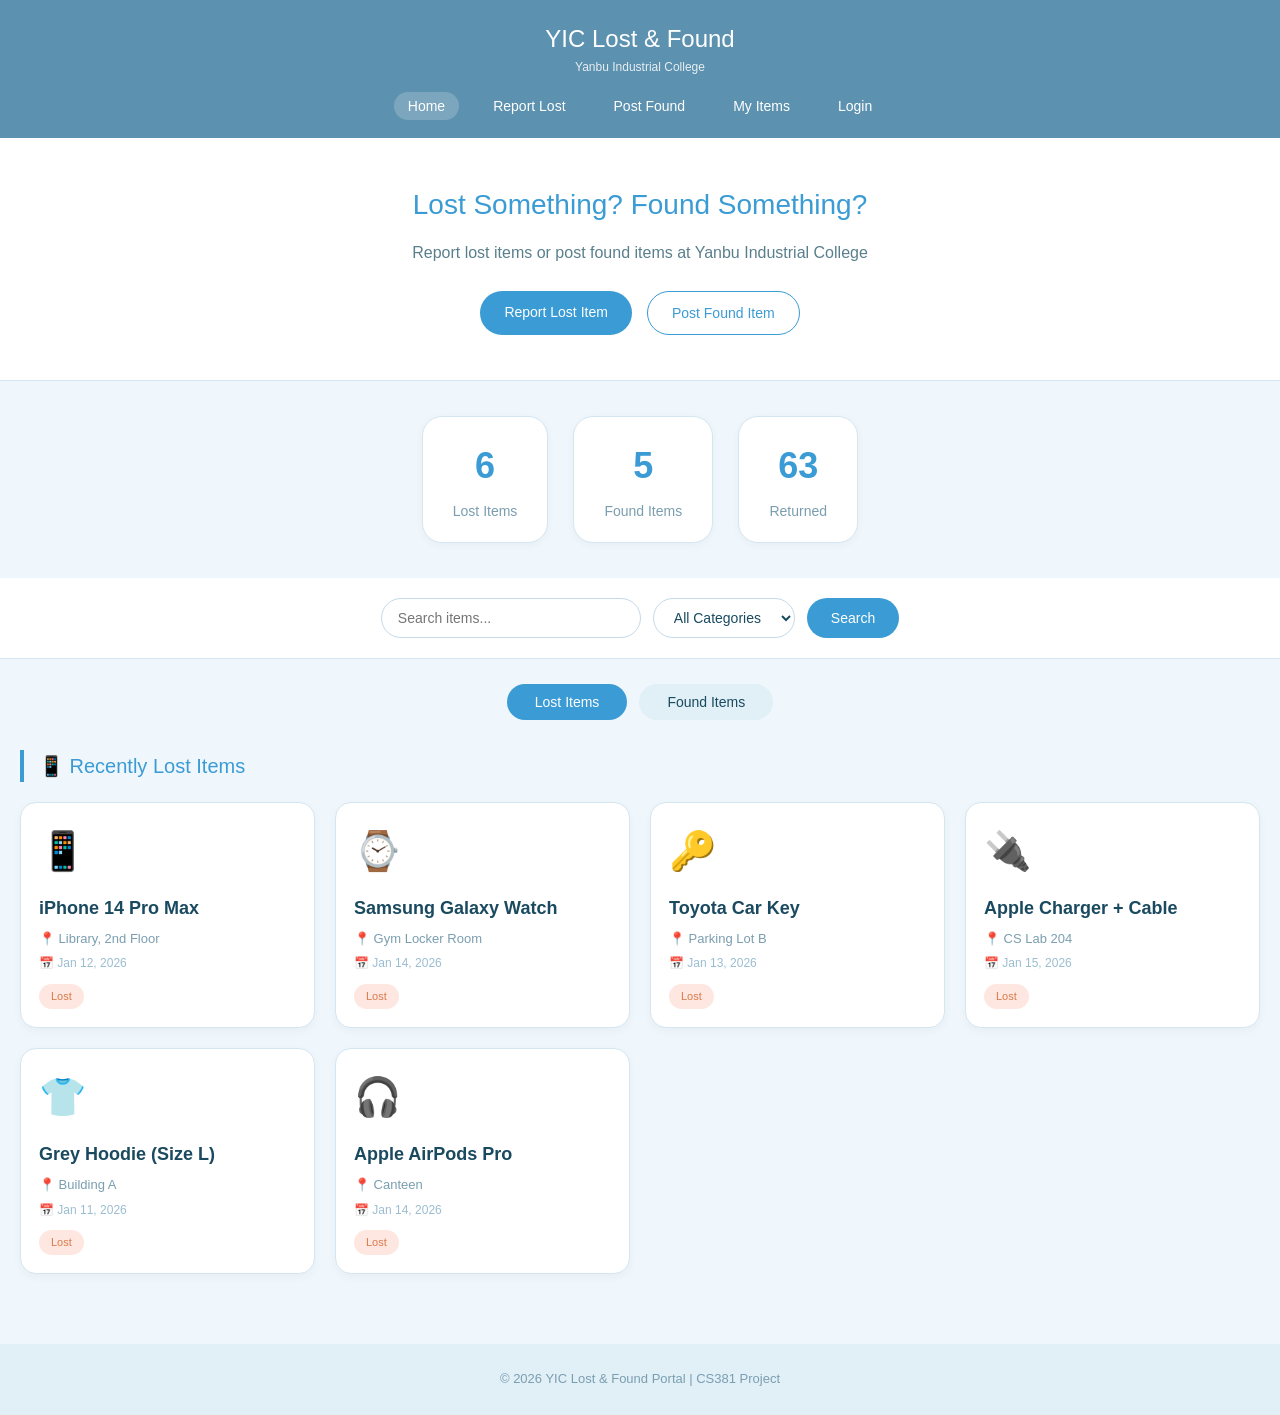
<file: index.html>
<!DOCTYPE html>
<html lang="en">
<head>
    <meta charset="UTF-8">
    <meta name="viewport" content="width=device-width, initial-scale=1.0">
    <title>YIC Lost & Found</title>
    <link rel="stylesheet" href="style.css">
</head>
<body>

    <header>
        <div class="logo" >
            <h1>YIC Lost & Found</h1>
            <p>Yanbu Industrial College</p>
        </div>
        <nav>
            <ul>
                <li><a href="index.html" class="active">Home</a></li>
                <li><a href="report-lost.html">Report Lost</a></li>
                <li><a href="post-found.html">Post Found</a></li>
                <li><a href="dashboard.html">My Items</a></li>
                <li><a href="login.html">Login</a></li>
            </ul>
        </nav>
    </header>

    <section class="hero">
        <h2>Lost Something? Found Something?</h2>
        <p>Report lost items or post found items at Yanbu Industrial College</p>
        <div class="hero-buttons">
            <a href="report-lost.html" class="btn btn-primary">Report Lost Item</a>
            <a href="post-found.html" class="btn btn-secondary">Post Found Item</a>
        </div>
    </section>

    <section class="stats">
        <div class="stat-box">
            <h3>6</h3>
            <p>Lost Items</p>
        </div>
        <div class="stat-box">
            <h3>5</h3>
            <p>Found Items</p>
        </div>
        <div class="stat-box">
            <h3>63</h3>
            <p>Returned</p>
        </div>
    </section>

    <section class="search-section">
        <input type="text" id="searchInput" placeholder="Search items...">
        <select id="categoryFilter">
            <option value="all">All Categories</option>
            <option value="electronics">Electronics</option>
            <option value="bags">Bags</option>
            <option value="keys">Keys & Cards</option>
            <option value="clothing">Clothing</option>
            <option value="accessories">Accessories</option>
        </select>
        <button id="searchBtn">Search</button>
    </section>

    <div class="tabs">
        <button class="tab-btn active" data-tab="lost">Lost Items</button>
        <button class="tab-btn" data-tab="found">Found Items</button>
    </div>

    <!-- Lost Items Panel -->
    <section id="lostPanel" class="panel active-panel">
        <h3>📱 Recently Lost Items</h3>
        <div class="items-grid" id="lostItemsGrid"></div>
    </section>

    <!-- Found Items Panel -->
    <section id="foundPanel" class="panel">
        <h3>🔍 Recently Found Items</h3>
        <div class="items-grid" id="foundItemsGrid"></div>
    </section>

    <footer>
        <p>&copy; 2026 YIC Lost & Found Portal | CS381 Project</p>
    </footer>

    <script src="main.js"></script>
</body>
</html>
</file>
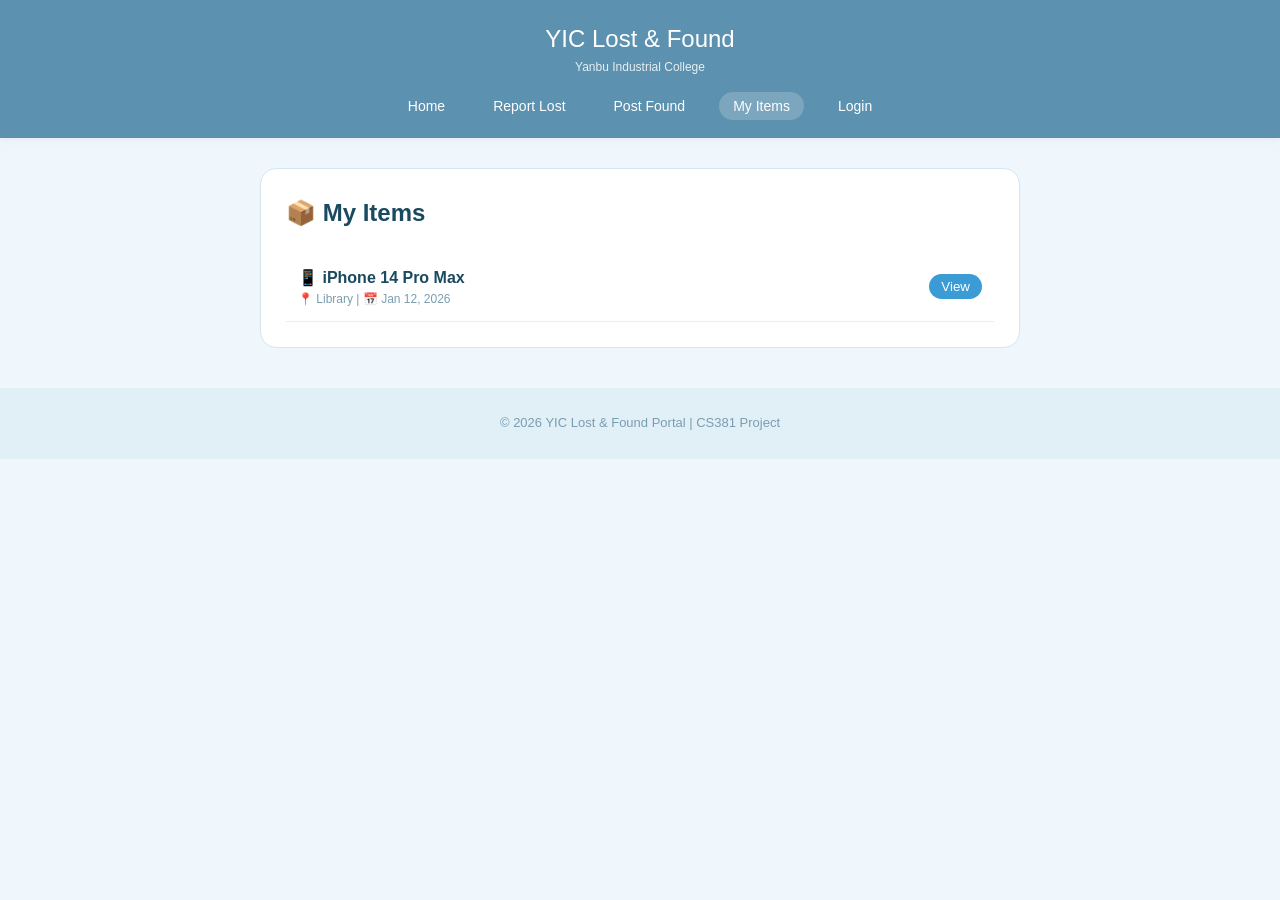
<file: dashboard.html>
<!DOCTYPE html>
<html lang="en">
<head>
<meta charset="UTF-8">
<meta name="viewport" content="width=device-width, initial-scale=1.0">
<title>My Items - YIC Lost & Found</title>
<link rel="stylesheet" href="style.css">
</head>
<body>

<header>
<div class="logo">
<h1>YIC Lost & Found</h1>
<p>Yanbu Industrial College</p>
</div>
<nav>
<ul>
<li><a href="index.html">Home</a></li>
<li><a href="report-lost.html">Report Lost</a></li>
<li><a href="post-found.html">Post Found</a></li>
<li><a href="dashboard.html" class="active">My Items</a></li>
<li><a href="login.html">Login</a></li>
</ul>
</nav>
</header>

<div style="max-width: 800px; margin: 30px auto; padding: 0 20px;">
<div style="background: white; border-radius: 16px; padding: 25px; border: 1px solid #d4e6f1;">
<h2 style="color: #1a4a5f; margin-bottom: 20px;">📦 My Items</h2>
<div id="itemsList"></div>
</div>
</div>

<footer>
<p>&copy; 2026 YIC Lost & Found Portal | CS381 Project</p>
</footer>

<script>
const lostItems = [
{ id: 1, title: "iPhone 14 Pro Max", location: "Library", date: "Jan 12, 2026", icon: "📱", owner: "Nora", type: "lost" },
{ id: 2, title: "Samsung Watch", location: "Gym", date: "Jan 14, 2026", icon: "⌚", owner: "Sara", type: "lost" }
];
const foundItems = [
{ id: 101, title: "iPhone 13", location: "Cafeteria", date: "Jan 14, 2026", icon: "📱", finder: "Reem", type: "found" }
];
const user = JSON.parse(localStorage.getItem('currentUser')) || { name: "Nora" };
const myLost = lostItems.filter(i => i.owner === user.name);
const myFound = foundItems.filter(i => i.finder === user.name);
const all = [...myLost, ...myFound];
const container = document.getElementById('itemsList');
if (all.length === 0) {
container.innerHTML = '<p style="color: #7a9eb0;">No items yet. <a href="report-lost.html">Report lost item</a></p>';
} else {
let html = '';
for (let i = 0; i < all.length; i++) {
const item = all[i];
html += `<div style="display: flex; justify-content: space-between; align-items: center; padding: 12px; border-bottom: 1px solid #e1eff7;">
<div><div style="font-weight: bold;">${item.icon} ${item.title}</div>
<div style="font-size: 12px; color: #7a9eb0;">📍 ${item.location} | 📅 ${item.date}</div></div>
<button onclick="window.location.href='item-detail.html?id=${item.id}&type=${item.type}'" style="background: #3a9bd5; color: white; border: none; padding: 5px 12px; border-radius: 15px;">View</button>
</div>`;
}
container.innerHTML = html;
}
</script>
</body>
</html>
</file>
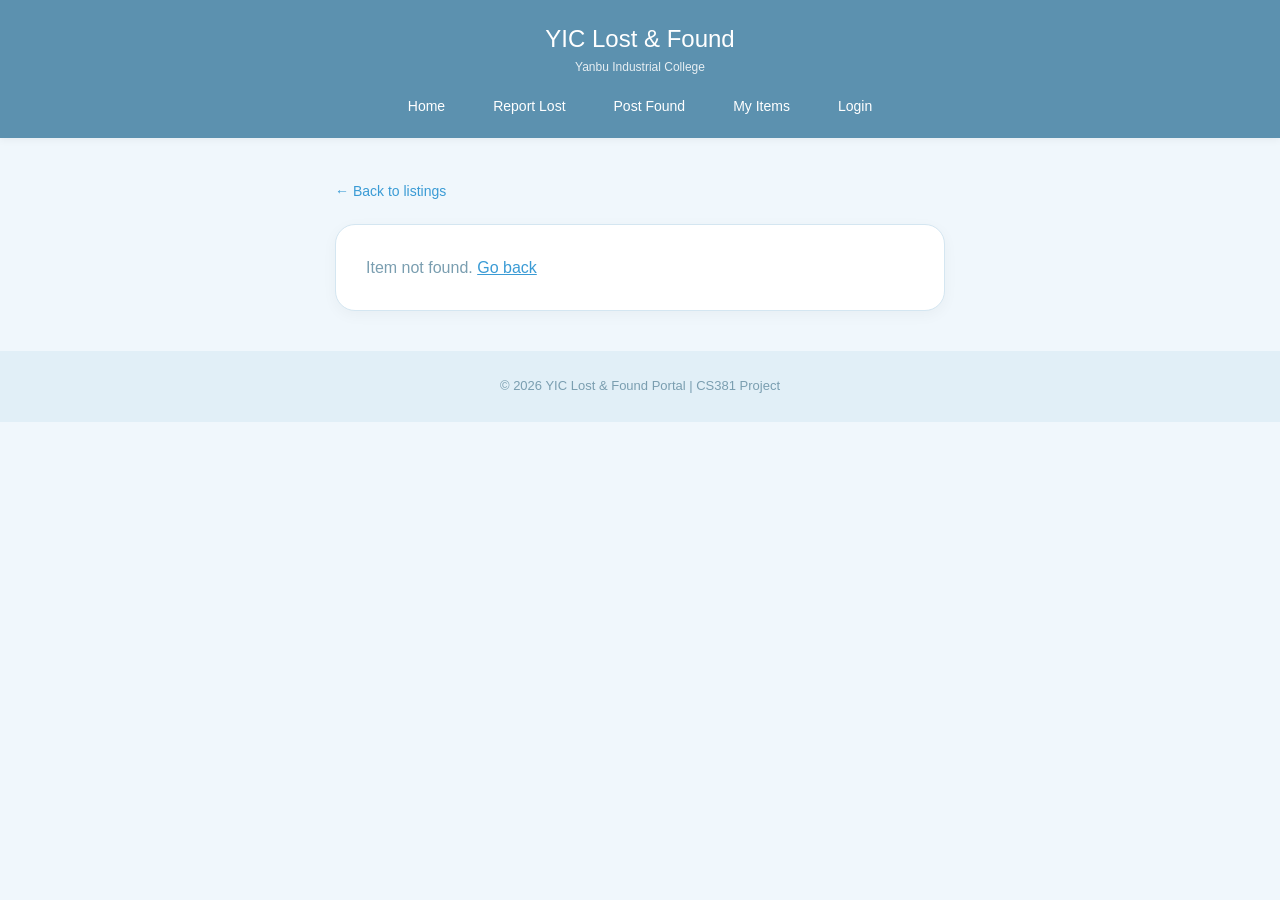
<file: item-detail.html>
<!DOCTYPE html>
<html lang="en">
<head>
    <meta charset="UTF-8">
    <meta name="viewport" content="width=device-width, initial-scale=1.0">
    <title>Item Detail - YIC Lost & Found</title>
    <link rel="stylesheet" href="style.css">
</head>
<body>

<header>
    <div class="logo">
        <h1>YIC Lost & Found</h1>
        <p>Yanbu Industrial College</p>
    </div>
    <nav>
        <ul>
            <li><a href="index.html">Home</a></li>
            <li><a href="report-lost.html">Report Lost</a></li>
            <li><a href="post-found.html">Post Found</a></li>
            <li><a href="dashboard.html">My Items</a></li>
            <li><a href="login.html">Login</a></li>
        </ul>
    </nav>
</header>

<div style="max-width: 650px; margin: 40px auto; padding: 0 20px;">

    <!-- Back link -->
    <a href="index.html" style="color: #3a9bd5; font-size: 14px; text-decoration: none;">← Back to listings</a>

    <!-- Item detail card -->
    <div id="detailCard" style="background: white; border-radius: 20px; padding: 30px; margin-top: 20px; border: 1px solid #d4e6f1; box-shadow: 0 4px 15px rgba(0,0,0,0.04);">
        <p style="color: #7a9eb0;">Loading...</p>
    </div>

    <!-- Claim / Contact form -->
    <div id="claimSection" style="display: none; background: white; border-radius: 20px; padding: 30px; margin-top: 20px; border: 1px solid #d4e6f1;">
        <h3 style="color: #3a9bd5; margin-bottom: 20px; font-weight: 500;">📩 Send a Message</h3>
        <form id="claimForm">
            <div class="form-group">
                <label for="claimName">Your Name *</label>
                <input type="text" id="claimName" placeholder="Your full name" required>
            </div>
            <div class="form-group">
                <label for="claimEmail">Your Email *</label>
                <input type="email" id="claimEmail" placeholder="your@yic.edu.sa" required>
            </div>
            <div class="form-group">
                <label for="claimMessage">Message *</label>
                <textarea id="claimMessage" placeholder="Describe the item to prove it's yours, or explain where you found it..." required></textarea>
            </div>
            <div class="form-actions">
                <button type="submit" class="btn-submit">Send Message</button>
            </div>
        </form>
    </div>

</div>

<footer>
    <p>&copy; 2026 YIC Lost & Found Portal | CS381 Project</p>
</footer>

<script>

    function getParam(name) {
        const params = new URLSearchParams(window.location.search);
        return params.get(name);
    }

    const itemId   = parseInt(getParam('id'));
    const itemType = getParam('type');

    // Load items from localStorage (seeded by main.js)
    const lostItems  = JSON.parse(localStorage.getItem('lostItems'))  || [];
    const foundItems = JSON.parse(localStorage.getItem('foundItems')) || [];

    const allItems = [...lostItems, ...foundItems];
    const item = allItems.find(i => i.id === itemId);

    const card = document.getElementById('detailCard');

    if (!item) {
        card.innerHTML = '<p style="color: #7a9eb0;">Item not found. <a href="index.html" style="color:#3a9bd5;">Go back</a></p>';
    } else {
        const isLost   = itemType === 'lost' || item.type === 'lost';
        const statusClass = isLost ? 'status-lost' : 'status-found';
        const statusText  = isLost ? 'Lost' : 'Found';
        const personLabel = isLost ? 'Reported by' : 'Found by';
        const personName  = isLost ? (item.owner  || '—') : (item.finder || '—');

        card.innerHTML = `
            <div style="font-size: 60px; margin-bottom: 16px;">${item.icon || '📦'}</div>
            <div style="display: flex; align-items: center; gap: 12px; margin-bottom: 14px; flex-wrap: wrap;">
                <h2 style="font-size: 22px; color: #1a4a5f; font-weight: 600;">${item.title}</h2>
                <span class="item-status ${statusClass}">${statusText}</span>
            </div>
            <div style="display: flex; flex-direction: column; gap: 10px; font-size: 14px; color: #5a7f8c; margin-bottom: 20px;">
                <span>📍 <strong>Location:</strong> ${item.location}</span>
                <span>📅 <strong>Date:</strong> ${item.date}</span>
                <span>📂 <strong>Category:</strong> ${item.category}</span>
                <span>👤 <strong>${personLabel}:</strong> ${personName}</span>
                ${item.reward ? `<span>💰 <strong>Reward:</strong> ${item.reward}</span>` : ''}
                ${item.heldAt ? `<span>📦 <strong>Item held at:</strong> ${getHeldLabel(item.heldAt)}</span>` : ''}
            </div>
            <div style="border-top: 1px solid #d4e6f1; padding-top: 18px;">
                <p style="font-size: 13px; color: #7a9eb0; margin-bottom: 6px; font-weight: 500; text-transform: uppercase; letter-spacing: 0.04em;">Description</p>
                <p style="font-size: 15px; color: #1a4a5f; line-height: 1.7;">${item.description}</p>
            </div>
            <div style="margin-top: 22px;">
                <button onclick="showClaimForm()" class="btn-submit" style="border: none; cursor: pointer;">
                    ${isLost ? '✋ I Found This Item' : '📩 This Is Mine'}
                </button>
            </div>
        `;

        // Show the claim section
        document.getElementById('claimSection').style.display = 'block';
    }

    function getHeldLabel(val) {
        const map = {
            self:     'With the finder',
            security: 'Security Office',
            admin:    'College Admin',
            dept:     'Department Office'
        };
        return map[val] || val;
    }

    function showClaimForm() {
        const section = document.getElementById('claimSection');
        section.scrollIntoView({ behavior: 'smooth' });
        document.getElementById('claimName').focus();
    }

    document.getElementById('claimForm').addEventListener('submit', function(e) {
        e.preventDefault();
        const name    = document.getElementById('claimName').value.trim();
        const email   = document.getElementById('claimEmail').value.trim();
        const message = document.getElementById('claimMessage').value.trim();

        if (!name || !email || !message) {
            alert('Please fill in all fields.');
            return;
        }

        alert('✅ Your message has been sent! The ' + (itemType === 'lost' ? 'owner' : 'finder') + ' will contact you.');
        this.reset();
    });
</script>

</body>
</html>
</file>
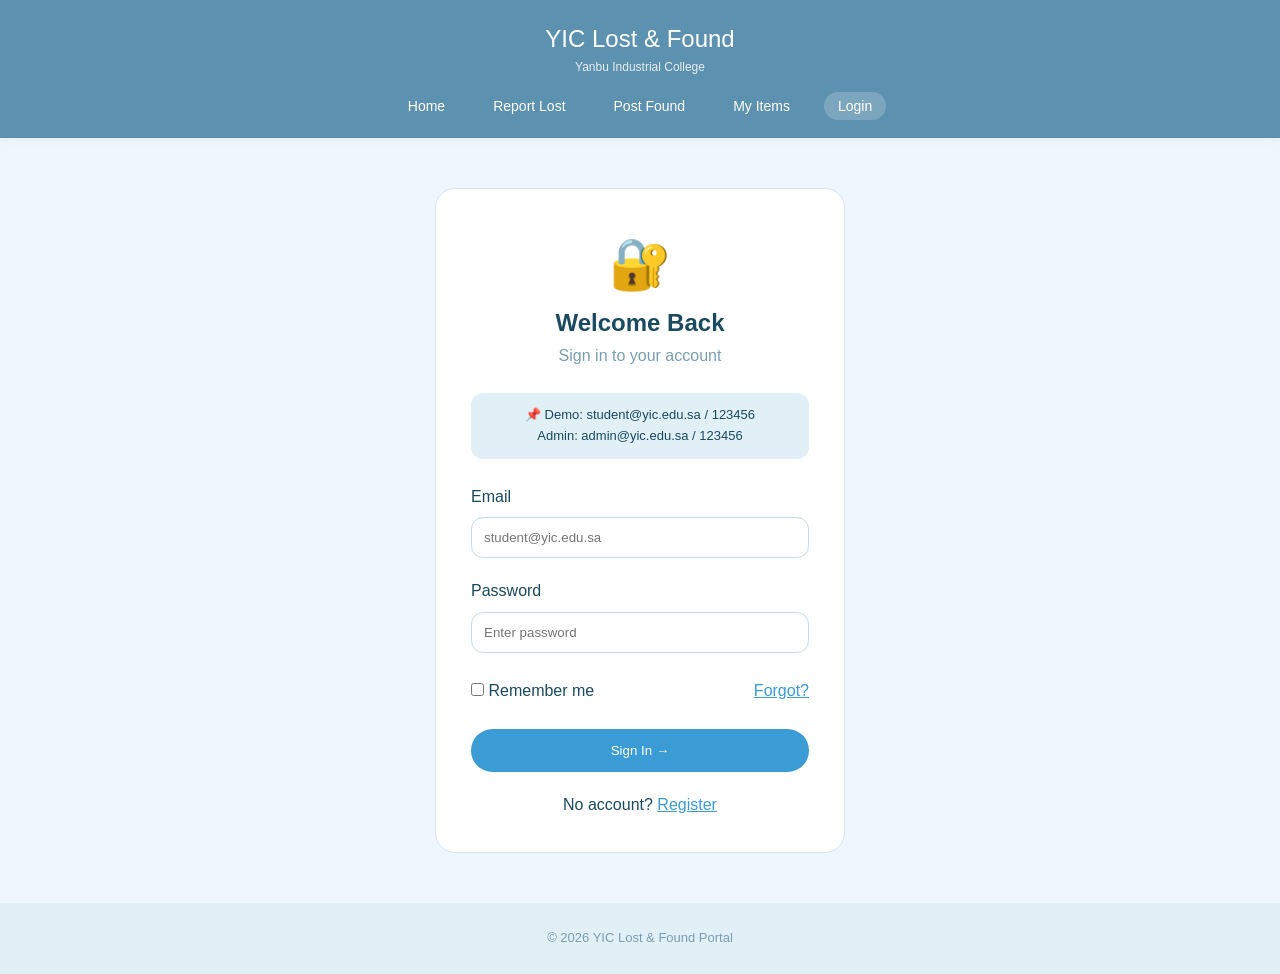
<file: login.html>
<!DOCTYPE html>
<html lang="en">
<head>
<meta charset="UTF-8">
<meta name="viewport" content="width=device-width, initial-scale=1.0">
<title>Login - YIC Lost & Found</title>
<link rel="stylesheet" href="style.css">
</head>
<body>
<header>
<div class="logo">
<h1>YIC Lost & Found</h1>
<p>Yanbu Industrial College</p>
</div>
<nav>
<ul>
<li><a href="index.html">Home</a></li>
<li><a href="report-lost.html">Report Lost</a></li>
<li><a href="post-found.html">Post Found</a></li>
<li><a href="dashboard.html">My Items</a></li>
<li><a href="login.html" class="active">Login</a></li>
</ul>
</nav>
</header>
<div style="max-width: 450px; margin: 50px auto; padding: 0 20px;">
<div style="background: white; border-radius: 20px; padding: 35px; border: 1px solid #d4e6f1;">
<div style="text-align: center; margin-bottom: 25px;">
<div style="font-size: 50px;">🔐</div>
<h2 style="color: #1a4a5f;">Welcome Back</h2>
<p style="color: #7a9eb0;">Sign in to your account</p>
</div>
<div style="background: #e1eff7; padding: 12px; border-radius: 12px; margin-bottom: 25px; font-size: 13px; text-align: center;">
📌 Demo: student@yic.edu.sa / 123456<br>
Admin: admin@yic.edu.sa / 123456
</div>
<form id="loginForm">
<div style="margin-bottom: 20px;">
<label style="display: block; margin-bottom: 8px; color: #1a4a5f;">Email</label>
<input type="email" id="email" style="width: 100%; padding: 12px; border: 1px solid #c5d9e8; border-radius: 12px;" placeholder="student@yic.edu.sa" required>
</div>
<div style="margin-bottom: 25px;">
<label style="display: block; margin-bottom: 8px; color: #1a4a5f;">Password</label>
<input type="password" id="password" style="width: 100%; padding: 12px; border: 1px solid #c5d9e8; border-radius: 12px;" placeholder="Enter password" required>
</div>
<div style="display: flex; justify-content: space-between; margin-bottom: 25px;">
<label><input type="checkbox" id="remember"> Remember me</label>
<a href="#" style="color: #3a9bd5;">Forgot?</a>
</div>
<button type="submit" style="width: 100%; background: #3a9bd5; color: white; border: none; padding: 14px; border-radius: 30px; cursor: pointer;">Sign In →</button>
<p style="text-align: center; margin-top: 20px;">No account? <a href="register.html" style="color: #3a9bd5;">Register</a></p>
</form>
</div>
</div>
<footer style="text-align: center; padding: 25px; background: #e1eff7; color: #7a9eb0;">
<p>&copy; 2026 YIC Lost & Found Portal</p>
</footer>
<script>
const users = [
{ email: "student@yic.edu.sa", password: "123456", role: "student", name: "Nora" },
{ email: "admin@yic.edu.sa", password: "123456", role: "admin", name: "Admin" }
];
document.getElementById('loginForm').addEventListener('submit', function(e) {
e.preventDefault();
const email = document.getElementById('email').value.trim();
const pass = document.getElementById('password').value;
const user = users.find(u => u.email === email && u.password === pass);
if (user) {
localStorage.setItem('currentUser', JSON.stringify({ email: user.email, name: user.name, role: user.role }));
if (document.getElementById('remember').checked) localStorage.setItem('rememberedEmail', email);
else localStorage.removeItem('rememberedEmail');
window.location.href = user.role === 'admin' ? 'admin.html' : 'dashboard.html';
} else alert('Invalid email or password');
});
const remembered = localStorage.getItem('rememberedEmail');
if (remembered) {
document.getElementById('email').value = remembered;
document.getElementById('remember').checked = true;
}
</script>
</body>
</html>
</file>
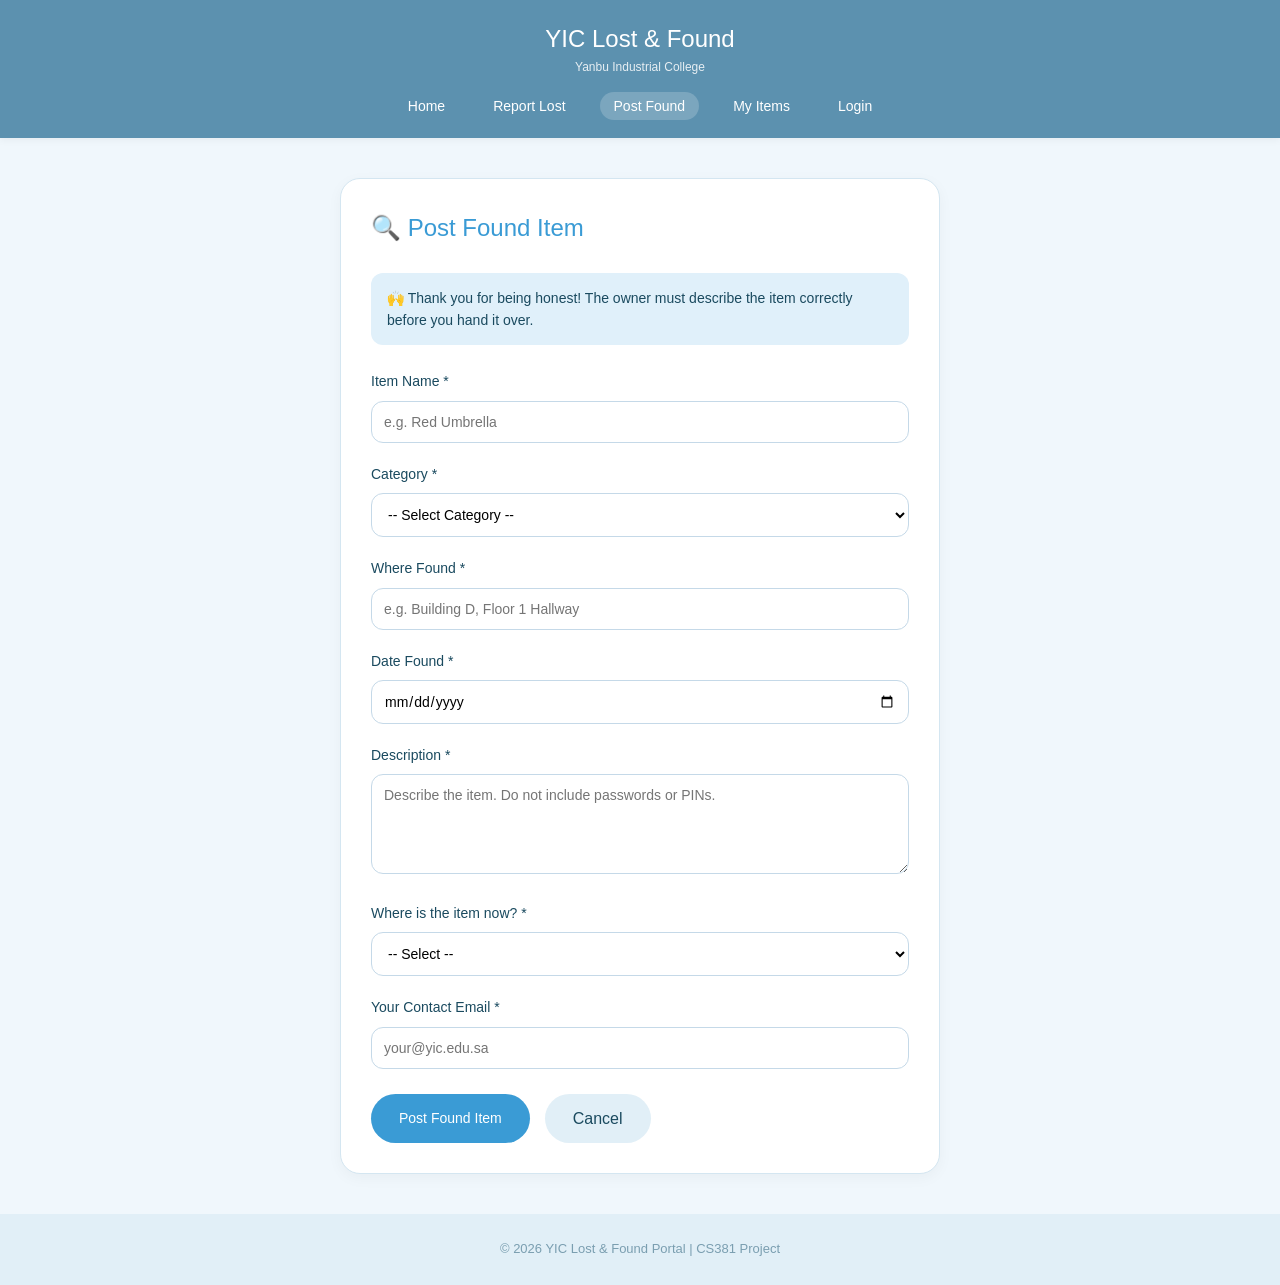
<file: post-found.html>
<!DOCTYPE html>
<html lang="en">
<head>
    <meta charset="UTF-8">
    <meta name="viewport" content="width=device-width, initial-scale=1.0">
    <title>Post Found Item - YIC Lost & Found</title>
    <link rel="stylesheet" href="style.css">
</head>
<body>

<header>
    <div class="logo">
        <h1>YIC Lost & Found</h1>
        <p>Yanbu Industrial College</p>
    </div>
    <nav>
        <ul>
            <li><a href="index.html">Home</a></li>
            <li><a href="report-lost.html">Report Lost</a></li>
            <li><a href="post-found.html" class="active">Post Found</a></li>
            <li><a href="dashboard.html">My Items</a></li>
            <li><a href="login.html">Login</a></li>
        </ul>
    </nav>
</header>

<div class="form-container">
    <h2>🔍 Post Found Item</h2>

    <!-- Info notice -->
    <div style="background: #e0f0fa; border-radius: 12px; padding: 14px 16px; margin-bottom: 25px; font-size: 14px; color: #1a4a5f;">
        🙌 Thank you for being honest! The owner must describe the item correctly before you hand it over.
    </div>

    <form id="postFoundForm">

        <div class="form-group">
            <label for="itemTitle">Item Name *</label>
            <input type="text" id="itemTitle" placeholder="e.g. Red Umbrella" required>
        </div>

        <div class="form-group">
            <label for="category">Category *</label>
            <select id="category" required>
                <option value="">-- Select Category --</option>
                <option value="electronics">Electronics</option>
                <option value="bags">Bags & Luggage</option>
                <option value="clothing">Clothing</option>
                <option value="keys">Keys & Cards</option>
                <option value="accessories">Accessories</option>
                <option value="books">Books & Stationery</option>
                <option value="other">Other</option>
            </select>
        </div>

        <div class="form-group">
            <label for="location">Where Found *</label>
            <input type="text" id="location" placeholder="e.g. Building D, Floor 1 Hallway" required>
        </div>

        <div class="form-group">
            <label for="dateFound">Date Found *</label>
            <input type="date" id="dateFound" required>
        </div>

        <div class="form-group">
            <label for="description">Description *</label>
            <textarea id="description" placeholder="Describe the item. Do not include passwords or PINs." required></textarea>
        </div>

        <div class="form-group">
            <label for="heldAt">Where is the item now? *</label>
            <select id="heldAt" required>
                <option value="">-- Select --</option>
                <option value="self">With me (I am holding it)</option>
                <option value="security">Handed to Security Office</option>
                <option value="admin">Handed to College Admin</option>
                <option value="dept">Left at Department Office</option>
            </select>
        </div>

        <div class="form-group">
            <label for="contact">Your Contact Email *</label>
            <input type="email" id="contact" placeholder="your@yic.edu.sa" required>
        </div>

        <div class="form-actions">
            <button type="submit" class="btn-submit">Post Found Item</button>
            <a href="index.html" class="btn-cancel">Cancel</a>
        </div>

    </form>
</div>

<footer>
    <p>&copy; 2026 YIC Lost & Found Portal | CS381 Project</p>
</footer>

<script>
    document.getElementById('dateFound').max = new Date().toISOString().split('T')[0];

    document.getElementById('postFoundForm').addEventListener('submit', function(e) {
        e.preventDefault();

        const title    = document.getElementById('itemTitle').value.trim();
        const category = document.getElementById('category').value;
        const location = document.getElementById('location').value.trim();
        const date     = document.getElementById('dateFound').value;
        const desc     = document.getElementById('description').value.trim();
        const heldAt   = document.getElementById('heldAt').value;
        const contact  = document.getElementById('contact').value.trim();

        if (!title || !category || !location || !date || !desc || !heldAt || !contact) {
            alert('Please fill in all required fields.');
            return;
        }

        // Get existing found items from localStorage
        const existing = JSON.parse(localStorage.getItem('foundItems')) || [];

        // Create new item
        const newItem = {
            id: Date.now(),
            title: title,
            category: category,
            location: location,
            date: new Date(date).toLocaleDateString('en-US', { month: 'short', day: 'numeric', year: 'numeric' }),
            description: desc,
            icon: getCategoryIcon(category),
            finder: JSON.parse(localStorage.getItem('currentUser'))?.name || 'Anonymous',
            contact: contact,
            heldAt: heldAt,
            type: 'found'
        };

        existing.push(newItem);
        localStorage.setItem('foundItems', JSON.stringify(existing));

        alert('✅ Found item posted successfully!');
        window.location.href = 'index.html';
    });

    function getCategoryIcon(category) {
        const icons = {
            electronics: '📱',
            bags: '🎒',
            clothing: '👕',
            keys: '🔑',
            accessories: '⌚',
            books: '📚',
            other: '📦'
        };
        return icons[category] || '📦';
    }
</script>

</body>
</html>
</file>
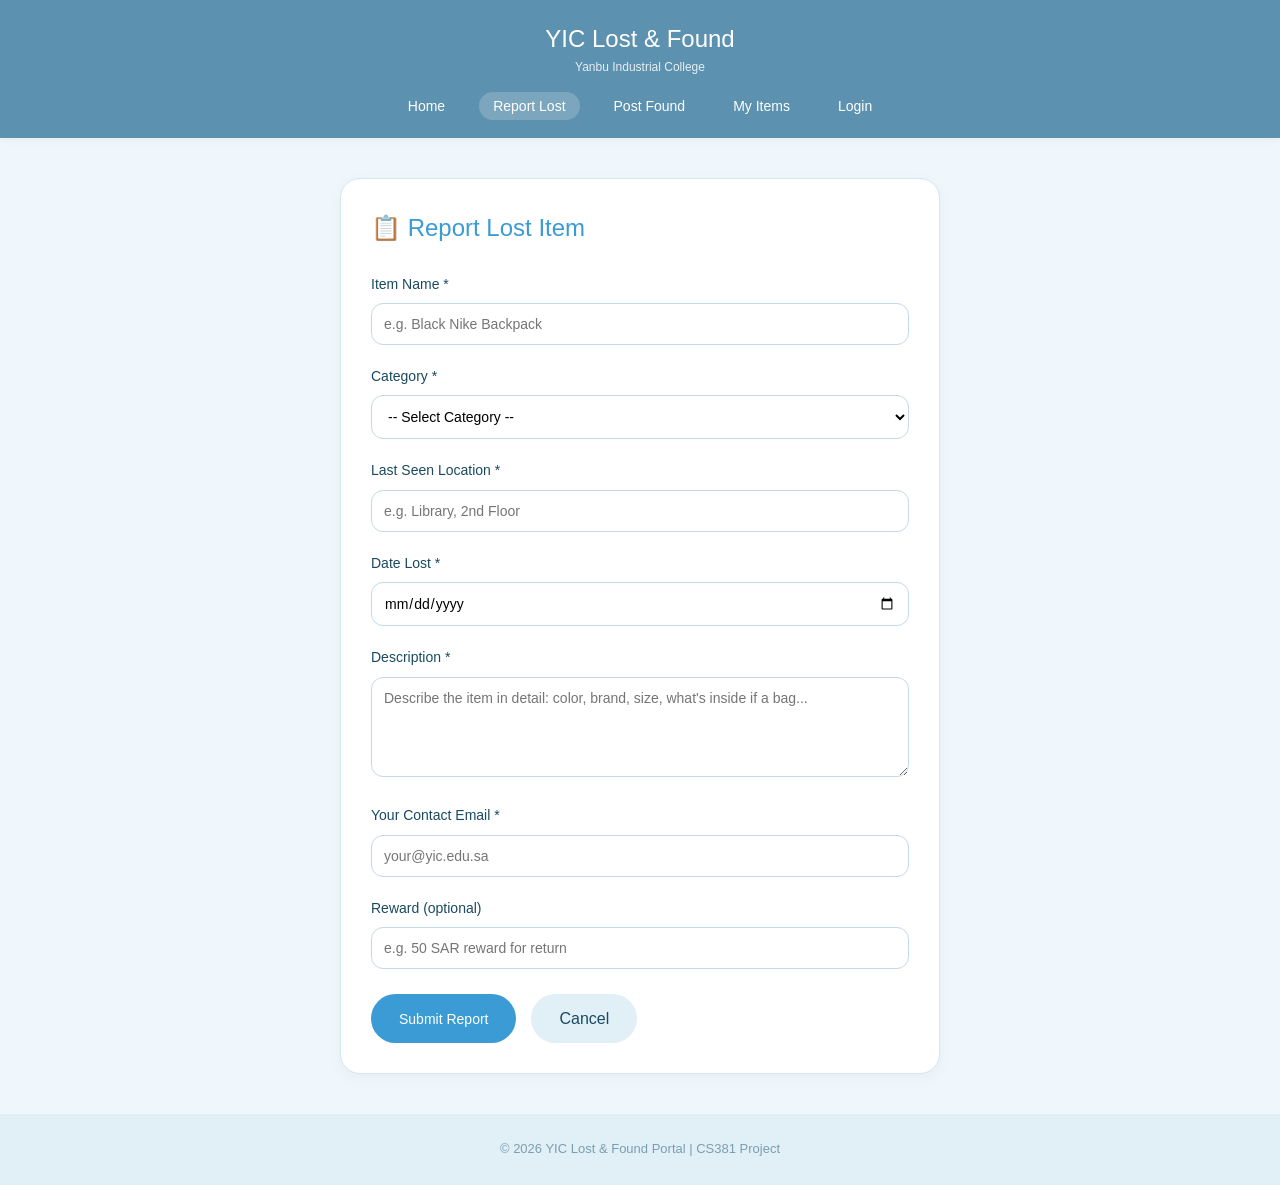
<file: report-lost.html>
<!DOCTYPE html>
<html lang="en">
<head>
    <meta charset="UTF-8">
    <meta name="viewport" content="width=device-width, initial-scale=1.0">
    <title>Report Lost Item - YIC Lost & Found</title>
    <link rel="stylesheet" href="style.css">
</head>
<body>

<header>
    <div class="logo">
        <h1>YIC Lost & Found</h1>
        <p>Yanbu Industrial College</p>
    </div>
    <nav>
        <ul>
            <li><a href="index.html">Home</a></li>
            <li><a href="report-lost.html" class="active">Report Lost</a></li>
            <li><a href="post-found.html">Post Found</a></li>
            <li><a href="dashboard.html">My Items</a></li>
            <li><a href="login.html">Login</a></li>
        </ul>
    </nav>
</header>

<div class="form-container">
    <h2>📋 Report Lost Item</h2>

    <form id="reportLostForm">

        <div class="form-group">
            <label for="itemTitle">Item Name *</label>
            <input type="text" id="itemTitle" placeholder="e.g. Black Nike Backpack" required>
        </div>

        <div class="form-group">
            <label for="category">Category *</label>
            <select id="category" required>
                <option value="">-- Select Category --</option>
                <option value="electronics">Electronics</option>
                <option value="bags">Bags & Luggage</option>
                <option value="clothing">Clothing</option>
                <option value="keys">Keys & Cards</option>
                <option value="accessories">Accessories</option>
                <option value="books">Books & Stationery</option>
                <option value="other">Other</option>
            </select>
        </div>

        <div class="form-group">
            <label for="location">Last Seen Location *</label>
            <input type="text" id="location" placeholder="e.g. Library, 2nd Floor" required>
        </div>

        <div class="form-group">
            <label for="dateLost">Date Lost *</label>
            <input type="date" id="dateLost" required>
        </div>

        <div class="form-group">
            <label for="description">Description *</label>
            <textarea id="description" placeholder="Describe the item in detail: color, brand, size, what's inside if a bag..." required></textarea>
        </div>

        <div class="form-group">
            <label for="contact">Your Contact Email *</label>
            <input type="email" id="contact" placeholder="your@yic.edu.sa" required>
        </div>

        <div class="form-group">
            <label for="reward">Reward (optional)</label>
            <input type="text" id="reward" placeholder="e.g. 50 SAR reward for return">
        </div>

        <div class="form-actions">
            <button type="submit" class="btn-submit">Submit Report</button>
            <a href="index.html" class="btn-cancel">Cancel</a>
        </div>

    </form>
</div>

<footer>
    <p>&copy; 2026 YIC Lost & Found Portal | CS381 Project</p>
</footer>

<script>
    // Set max date to today
    document.getElementById('dateLost').max = new Date().toISOString().split('T')[0];

    document.getElementById('reportLostForm').addEventListener('submit', function(e) {
        e.preventDefault();

        const title    = document.getElementById('itemTitle').value.trim();
        const category = document.getElementById('category').value;
        const location = document.getElementById('location').value.trim();
        const date     = document.getElementById('dateLost').value;
        const desc     = document.getElementById('description').value.trim();
        const contact  = document.getElementById('contact').value.trim();
        const reward   = document.getElementById('reward').value.trim();

        if (!title || !category || !location || !date || !desc || !contact) {
            alert('Please fill in all required fields.');
            return;
        }

        // Get existing lost items from localStorage
        const existing = JSON.parse(localStorage.getItem('lostItems')) || [];

        // Create new item
        const newItem = {
            id: Date.now(),
            title: title,
            category: category,
            location: location,
            date: new Date(date).toLocaleDateString('en-US', { month: 'short', day: 'numeric', year: 'numeric' }),
            description: desc,
            icon: getCategoryIcon(category),
            owner: JSON.parse(localStorage.getItem('currentUser'))?.name || 'Anonymous',
            contact: contact,
            reward: reward,
            type: 'lost'
        };

        existing.push(newItem);
        localStorage.setItem('lostItems', JSON.stringify(existing));

        alert('✅ Lost item reported successfully!');
        window.location.href = 'index.html';
    });

    function getCategoryIcon(category) {
        const icons = {
            electronics: '📱',
            bags: '🎒',
            clothing: '👕',
            keys: '🔑',
            accessories: '⌚',
            books: '📚',
            other: '📦'
        };
        return icons[category] || '📦';
    }
</script>

</body>
</html>
</file>
<file: style.css>
* {
    margin: 0;
    padding: 0;
    box-sizing: border-box;
}

body {
    font-family: 'Segoe UI', Arial, sans-serif;
    background: #f0f7fc;
    line-height: 1.6;
    color: #1a4a5f;
}

header {
    background: #246a92b9;
    color: white;
    padding: 20px;
    text-align: center;
    box-shadow: 0 2px 8px rgba(0,0,0,0.05);
}

header h1 {
    font-size: 24px;
    font-weight: 500;
}

header p {
    font-size: 12px;
    opacity: 0.85;
}

nav ul {
    list-style: none;
    display: flex;
    justify-content: center;
    gap: 20px;
    margin-top: 15px;
    flex-wrap: wrap;
}

nav ul li a {
    color: white;
    text-decoration: none;
    padding: 6px 14px;
    transition: 0.2s;
    font-size: 14px;
}

nav ul li a.active {
    background: #ffffff30;
    border-radius: 20px;
}

nav ul li a:hover {
    background: #ffffff20;
    border-radius: 20px;
}

.hero {
    background: white;
    color: #1a4a5f;
    text-align: center;
    padding: 45px 20px;
    border-bottom: 1px solid #d4e6f1;
}

.hero h2 {
    font-size: 28px;
    font-weight: 500;
    margin-bottom: 12px;
    color: #3a9bd5;
}

.hero p {
    font-size: 16px;
    color: #5a7f8c;
}

.hero-buttons {
    margin-top: 25px;
    display: flex;
    gap: 15px;
    justify-content: center;
    flex-wrap: wrap;
}

.btn {
    padding: 10px 24px;
    text-decoration: none;
    border-radius: 30px;
    display: inline-block;
    font-size: 14px;
    transition: 0.2s;
    cursor: pointer;
}

.btn-primary {
    background: #3a9bd5;
    color: white;
    border: none;
}

.btn-primary:hover {
    background: #2a7bb0;
}

.btn-secondary {
    background: transparent;
    border: 1.5px solid #3a9bd5;
    color: #3a9bd5;
}

.btn-secondary:hover {
    background: #3a9bd520;
}

.stats {
    display: flex;
    justify-content: center;
    gap: 25px;
    padding: 35px 20px;
    background: #f0f7fc;
    flex-wrap: wrap;
}

.stat-box {
    text-align: center;
    padding: 20px 30px;
    background: white;
    border-radius: 20px;
    min-width: 120px;
    box-shadow: 0 2px 8px rgba(0,0,0,0.04);
    border: 1px solid #d4e6f1;
}

.stat-box h3 {
    font-size: 36px;
    font-weight: 600;
    color: #3a9bd5;
    margin-bottom: 5px;
}

.stat-box p {
    color: #7a9eb0;
    font-size: 14px;
}

.search-section {
    background: white;
    padding: 20px;
    display: flex;
    gap: 12px;
    justify-content: center;
    flex-wrap: wrap;
    border-bottom: 1px solid #d4e6f1;
}

.search-section input {
    padding: 10px 16px;
    width: 260px;
    border: 1px solid #c5d9e8;
    border-radius: 30px;
    font-size: 14px;
    outline: none;
    background: white;
}

.search-section input:focus {
    border-color: #3a9bd5;
}

.search-section select {
    padding: 10px 16px;
    border-radius: 30px;
    border: 1px solid #c5d9e8;
    background: white;
    font-size: 14px;
    color: #1a4a5f;
}

.search-section button {
    padding: 10px 24px;
    border-radius: 30px;
    border: none;
    background: #3a9bd5;
    color: white;
    cursor: pointer;
    font-size: 14px;
    transition: 0.2s;
}

.search-section button:hover {
    background: #2a7bb0;
}

.tabs {
    display: flex;
    justify-content: center;
    gap: 12px;
    margin: 25px 20px 15px;
}

.tab-btn {
    padding: 10px 28px;
    background: #e1eff7;
    border: none;
    cursor: pointer;
    border-radius: 40px;
    font-size: 14px;
    font-weight: 500;
    color: #1a4a5f;
    transition: 0.2s;
}

.tab-btn.active {
    background: #3a9bd5;
    color: white;
}

.tab-btn:hover {
    background: #cde3ef;
}

.panel {
    display: none;
    padding: 15px 20px 30px;
}

.panel.active-panel {
    display: block;
}

.panel h3 {
    margin-bottom: 20px;
    color: #3a9bd5;
    font-weight: 500;
    font-size: 20px;
    border-left: 4px solid #3a9bd5;
    padding-left: 15px;
}

.items-grid {
    display: grid;
    grid-template-columns: repeat(auto-fill, minmax(280px, 1fr));
    gap: 20px;
}

.item-card {
    background: white;
    border-radius: 16px;
    padding: 18px;
    box-shadow: 0 3px 10px rgba(0,0,0,0.04);
    cursor: pointer;
    transition: 0.2s;
    border: 1px solid #d4e6f1;
}

.item-card:hover {
    transform: translateY(-3px);
    box-shadow: 0 6px 16px rgba(0,0,0,0.06);
    border-color: #b8d4e8;
}

.item-icon {
    font-size: 38px;
    margin-bottom: 12px;
}

.item-title {
    font-size: 18px;
    font-weight: 600;
    margin-bottom: 6px;
    color: #1a4a5f;
}

.item-location {
    color: #7a9eb0;
    font-size: 13px;
    margin: 5px 0;
}

.item-date {
    font-size: 12px;
    color: #9bbdd0;
}

.item-status {
    display: inline-block;
    padding: 4px 12px;
    border-radius: 20px;
    font-size: 11px;
    margin-top: 10px;
    font-weight: 500;
}

.status-lost {
    background: #fee7e0;
    color: #d97a4a;
}

.status-found {
    background: #e0f0fa;
    color: #3a9bd5;
}

.form-container {
    max-width: 600px;
    margin: 40px auto;
    background: white;
    padding: 30px;
    border-radius: 20px;
    box-shadow: 0 4px 15px rgba(0,0,0,0.04);
    border: 1px solid #d4e6f1;
}

.form-container h2 {
    color: #3a9bd5;
    margin-bottom: 25px;
    font-weight: 500;
}

.form-group {
    margin-bottom: 20px;
}

.form-group label {
    display: block;
    margin-bottom: 8px;
    font-weight: 500;
    color: #1a4a5f;
    font-size: 14px;
}

.form-group input,
.form-group select,
.form-group textarea {
    width: 100%;
    padding: 12px;
    border: 1px solid #c5d9e8;
    border-radius: 12px;
    font-size: 14px;
    background: white;
    font-family: inherit;
}

.form-group input:focus,
.form-group select:focus,
.form-group textarea:focus {
    outline: none;
    border-color: #3a9bd5;
}

.form-group textarea {
    resize: vertical;
    min-height: 100px;
}

.form-actions {
    display: flex;
    gap: 15px;
    margin-top: 25px;
}

.btn-submit {
    background: #3a9bd5;
    color: white;
    padding: 12px 28px;
    border: none;
    border-radius: 40px;
    cursor: pointer;
    font-size: 14px;
}

.btn-cancel {
    background: #e1eff7;
    color: #1a4a5f;
    padding: 12px 28px;
    border: none;
    border-radius: 40px;
    cursor: pointer;
    text-decoration: none;
    display: inline-block;
}

.login-box {
    max-width: 400px;
    margin: 60px auto;
    background: white;
    padding: 35px;
    border-radius: 20px;
    text-align: center;
    border: 1px solid #d4e6f1;
}

.login-box h2 {
    color: #3a9bd5;
    margin-bottom: 25px;
}

.login-box input {
    width: 100%;
    padding: 12px;
    margin: 10px 0;
    border: 1px solid #c5d9e8;
    border-radius: 30px;
    background: white;
}

.login-btn {
    width: 100%;
    padding: 12px;
    background: #3a9bd5;
    color: white;
    border: none;
    border-radius: 30px;
    margin-top: 15px;
    cursor: pointer;
    font-size: 16px;
}

.login-box a {
    color: #3a9bd5;
    text-decoration: none;
    font-size: 13px;
}

.dashboard-header {
    background: #3a9bd5;
    color: white;
    padding: 30px;
    text-align: center;
}

.user-badge {
    background: #ffffff30;
    display: inline-block;
    padding: 8px 20px;
    border-radius: 30px;
    font-size: 14px;
}

.my-items-list {
    max-width: 800px;
    margin: 30px auto;
}

.my-item-row {
    background: white;
    padding: 15px;
    margin-bottom: 12px;
    border-radius: 14px;
    display: flex;
    justify-content: space-between;
    align-items: center;
    border: 1px solid #d4e6f1;
}

footer {
    text-align: center;
    padding: 25px;
    background: #e1eff7;
    color: #7a9eb0;
    margin-top: 40px;
    font-size: 13px;
}

@media (max-width: 600px) {
    nav ul {
        flex-direction: column;
        align-items: center;
        gap: 10px;
    }
    
    .stats {
        flex-direction: column;
        align-items: center;
    }
    
    .search-section {
        flex-direction: column;
        align-items: center;
    }
    
    .search-section input {
        width: 90%;
    }
    
    .hero h2 {
        font-size: 22px;
    }
    
    .form-container {
        margin: 20px;
        padding: 20px;
    }
    
    .login-box {
        margin: 40px 20px;
    }
    
    .my-item-row {
        flex-direction: column;
        text-align: center;
        gap: 10px;
    }
}
</file>
